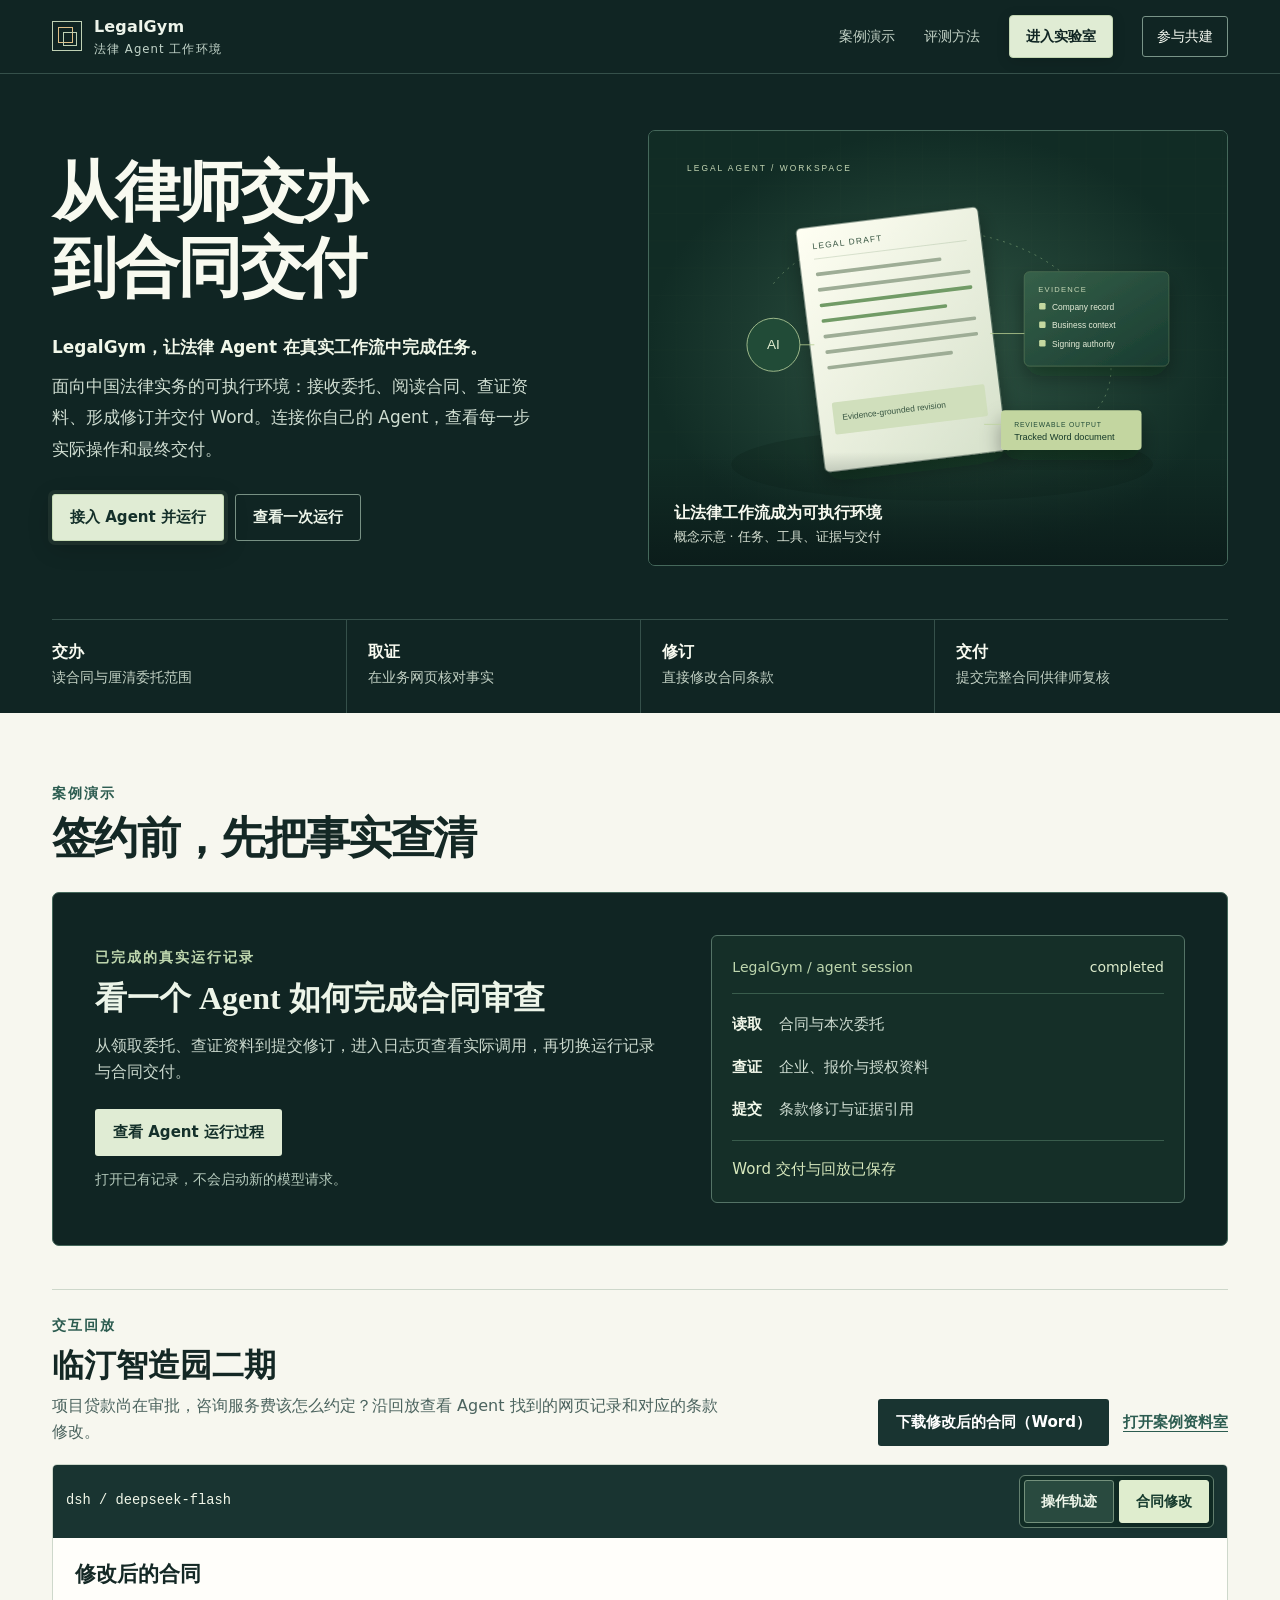
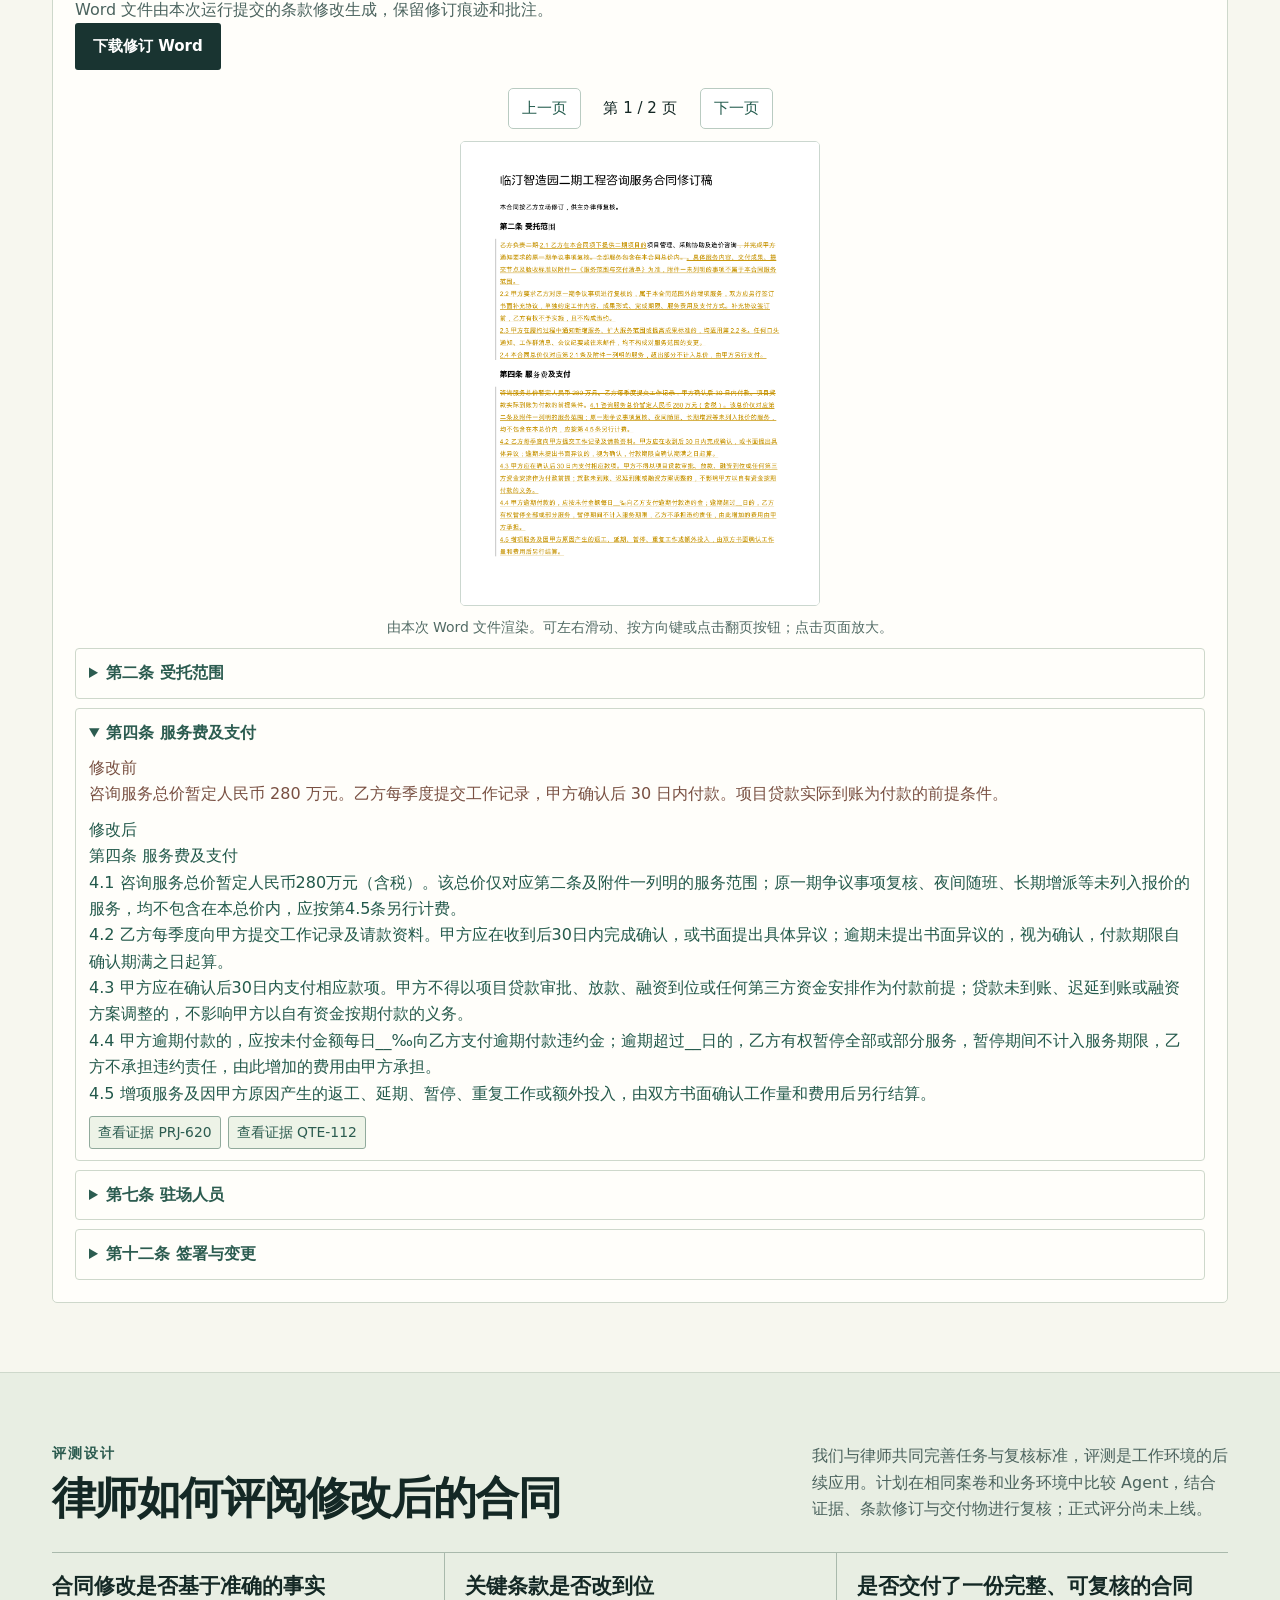
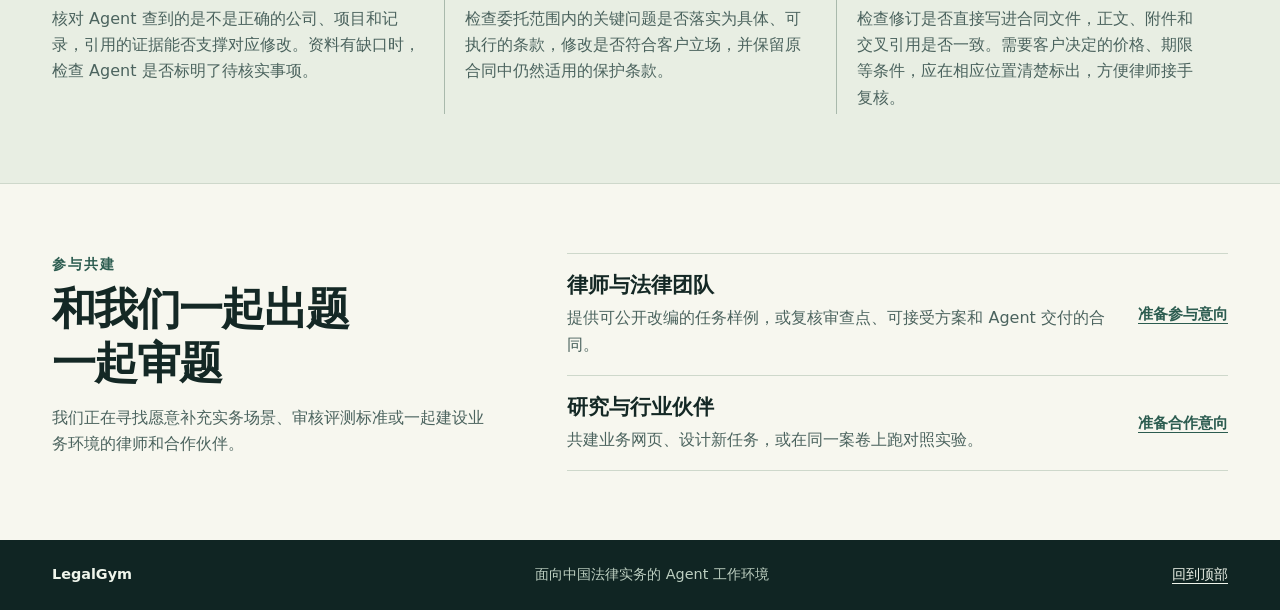
<file: index.html>
<!doctype html>
<html lang="zh-CN">
<head>
  <meta charset="utf-8">
  <meta name="viewport" content="width=device-width, initial-scale=1">
  <meta name="description" content="LegalGym 是面向中国法律实务的 Agent 工作环境。连接自己的 Agent，完成资料查证、合同修订和交付，并查看运行记录。">
  <meta name="theme-color" content="#102523">
  <title>LegalGym · 法律 Agent 工作环境</title>
  <link rel="stylesheet" href="styles.css">
  <link rel="stylesheet" href="lab/replay.css">
  <script defer src="app.js"></script>
  <script defer src="run-data.js"></script>
  <script defer src="lab/word-pager.js"></script>
  <script defer src="replay.js"></script>
</head>
<body>
  <a class="skip" href="#main">跳到正文</a>
  <header class="site-header">
    <div class="wrap header-inner">
      <a class="brand" href="#top" aria-label="LegalGym 首页"><i aria-hidden="true"></i><span>LegalGym<small>法律 Agent 工作环境</small></span></a>
      <nav aria-label="主导航">
        <a href="#replay">案例演示</a>
        <a href="#method">评测方法</a>
        <a class="nav-run" href="lab/" target="_blank" rel="noopener">进入实验室</a>
        <a class="nav-join" href="#join">参与共建</a>
      </nav>
    </div>
  </header>
  <main id="main">
    <section id="top" class="hero">
      <div class="wrap hero-inner">
        <div class="hero-copy">
          <h1>从律师交办<br>到合同交付</h1>
          <div class="hero-lead">
            <p><strong>LegalGym，让法律 Agent 在真实工作流中完成任务。</strong></p>
            <p>面向中国法律实务的可执行环境：接收委托、阅读合同、查证资料、形成修订并交付 Word。连接你自己的 Agent，查看每一步实际操作和最终交付。</p>
          </div>
          <div class="hero-actions"><a class="button primary run-cta" href="lab/" target="_blank" rel="noopener">接入 Agent 并运行</a><a class="button outline" href="#replay">查看一次运行</a></div>
        </div>
        <figure class="hero-visual concept-visual">
          <img src="assets/legal-agent-workspace.svg" alt="法律 Agent 工作台概念图：连接委托、查证资料与合同修订" fetchpriority="high" width="1440" height="1080">
          <figcaption><div>让法律工作流成为可执行环境<small>概念示意 · 任务、工具、证据与交付</small></div></figcaption>
        </figure>
      </div>
      <ol class="wrap phases" aria-label="合同审查流程">
        <li><span>交办</span><small>读合同与厘清委托范围</small></li>
        <li><span>取证</span><small>在业务网页核对事实</small></li>
        <li><span>修订</span><small>直接修改合同条款</small></li>
        <li><span>交付</span><small>提交完整合同供律师复核</small></li>
      </ol>
    </section>

    <section id="replay" class="section wrap">
      <div class="section-head">
        <div><p class="section-label">案例演示</p><h2>签约前，先把事实查清</h2></div>
      </div>
      <a class="run-demo-card" href="lab/?example=1&amp;tab=log" target="_blank" rel="noopener">
        <div class="run-demo-copy"><p class="section-label">已完成的真实运行记录</p><h3>看一个 Agent 如何完成合同审查</h3><p>从领取委托、查证资料到提交修订，进入日志页查看实际调用，再切换运行记录与合同交付。</p><span class="button primary">查看 Agent 运行过程</span><small>打开已有记录，不会启动新的模型请求。</small></div>
        <div class="demo-terminal" aria-hidden="true"><div class="terminal-heading"><span>LegalGym / agent session</span><span>completed</span></div><p><b>读取</b> 合同与本次委托</p><p><b>查证</b> 企业、报价与授权资料</p><p><b>提交</b> 条款修订与证据引用</p><p class="terminal-outcome">Word 交付与回放已保存</p></div>
      </a>

      <article class="case-example" aria-labelledby="case-title">
        <div class="case-heading">
          <div>
            <p class="section-label">交互回放</p>
            <h3 id="case-title">临汀智造园二期</h3>
            <p>项目贷款尚在审批，咨询服务费该怎么约定？沿回放查看 Agent 找到的网页记录和对应的条款修改。</p>
          </div>
          <div class="case-actions">
            <a class="button dark" download href="assets/c06-contract-redline.docx">下载修改后的合同（Word）</a>
            <a class="text-link" href="mock/index.html">打开案例资料室</a>
          </div>
        </div>
        <div id="case-replay" class="replay" hidden>
          <div class="replay-toolbar">
            <p id="replay-model"></p>
            <div class="replay-views" aria-label="选择回放内容">
              <button type="button" data-view="trace" aria-pressed="false">操作轨迹</button>
              <button type="button" data-view="contract" aria-pressed="true">合同修改</button>
            </div>
          </div>
          <div id="replay-trace" class="replay-trace" hidden>
            <div class="replay-timeline">
              <ol id="replay-steps" aria-label="运行步骤"></ol>
              <div class="replay-controls">
                <button type="button" id="replay-previous">上一步</button>
                <button type="button" id="replay-next">下一步</button>
              </div>
            </div>
            <div class="replay-content">
              <h4 id="replay-step-title" aria-live="polite"></h4>
              <div id="replay-step-content"></div>
            </div>
          </div>
          <div id="replay-contract" class="replay-contract">
            <h4>修改后的合同</h4>
            <p>Word 文件由本次运行提交的条款修改生成，保留修订痕迹和批注。</p>
            <div id="replay-document-preview"></div>
            <div id="replay-edits"></div>
          </div>
        </div>
      </article>
    </section>

    <section id="method" class="method">
      <div class="wrap section">
        <div class="section-head">
          <div><p class="section-label">评测设计</p><h2>律师如何评阅修改后的合同</h2></div>
          <p>我们与律师共同完善任务与复核标准，评测是工作环境的后续应用。计划在相同案卷和业务环境中比较 Agent，结合证据、条款修订与交付物进行复核；正式评分尚未上线。</p>
        </div>
        <div class="criteria">
          <article><h3>合同修改是否基于准确的事实</h3><p>核对 Agent 查到的是不是正确的公司、项目和记录，引用的证据能否支撑对应修改。资料有缺口时，检查 Agent 是否标明了待核实事项。</p></article>
          <article><h3>关键条款是否改到位</h3><p>检查委托范围内的关键问题是否落实为具体、可执行的条款，修改是否符合客户立场，并保留原合同中仍然适用的保护条款。</p></article>
          <article><h3>是否交付了一份完整、可复核的合同</h3><p>检查修订是否直接写进合同文件，正文、附件和交叉引用是否一致。需要客户决定的价格、期限等条件，应在相应位置清楚标出，方便律师接手复核。</p></article>
        </div>
      </div>
    </section>

    <section id="join" class="section wrap join">
      <div class="join-intro"><p class="section-label">参与共建</p><h2>和我们一起出题<br>一起审题</h2><p>我们正在寻找愿意补充实务场景、审核评测标准或一起建设业务环境的律师和合作伙伴。</p></div>
      <div class="join-paths">
        <article><div><h3>律师与法律团队</h3><p>提供可公开改编的任务样例，或复核审查点、可接受方案和 Agent 交付的合同。</p></div><button type="button" class="text-link" data-join="legal">准备参与意向</button></article>
        <article><div><h3>研究与行业伙伴</h3><p>共建业务网页、设计新任务，或在同一案卷上跑对照实验。</p></div><button type="button" class="text-link" data-join="partner">准备合作意向</button></article>
      </div>
    </section>
  </main>
  <footer><div class="wrap footer-inner"><strong>LegalGym</strong><span>面向中国法律实务的 Agent 工作环境</span><a href="#top">回到顶部</a></div></footer>

  <dialog id="join-dialog" aria-labelledby="join-title">
    <form method="dialog" class="dialog-top"><h2 id="join-title"></h2><button type="submit" aria-label="关闭">×</button></form>
    <p>可以编辑下面的内容，再发给与你分享项目的人。</p>
    <label for="join-message">意向说明</label><textarea id="join-message" rows="6"></textarea>
    <div class="dialog-actions"><button class="button dark" id="copy-message" type="button">复制意向说明</button><span id="copy-status" role="status"></span></div>
  </dialog>
</body>
</html>
</file>
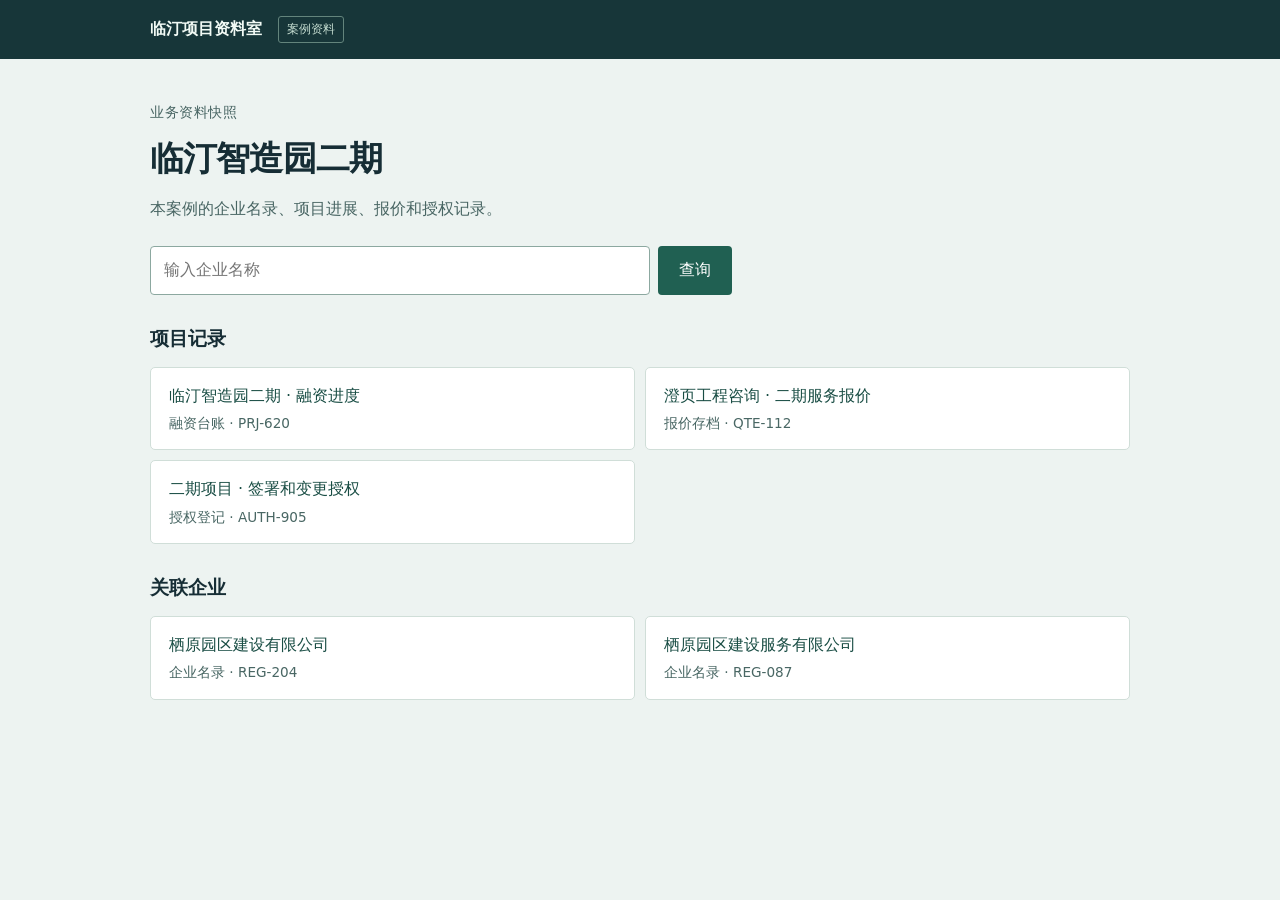
<file: mock/index.html>
<!doctype html>
<html lang="zh-CN">
<head><meta charset="utf-8"><meta name="viewport" content="width=device-width,initial-scale=1"><title>临汀项目资料室 · 案例资料</title>
<style>
:root{font:16px/1.65 system-ui,"Microsoft YaHei",sans-serif;color:#162d35;background:#edf3f1}*{box-sizing:border-box}body{margin:0}.top{background:#173639;color:#f1faf5;padding:16px max(20px,calc((100% - 980px)/2));display:flex;align-items:center;gap:16px}.top a{white-space:nowrap;color:inherit;text-decoration:none;font-weight:700}.top small{white-space:nowrap;font-size:.78rem;color:#c4dcd0;border:1px solid #63847c;padding:2px 8px;border-radius:3px}main{width:min(980px,calc(100% - 40px));margin:42px auto}h1{font-size:2.15rem;margin:8px 0;line-height:1.25;letter-spacing:-.025em}h2{font-size:1.2rem;margin:28px 0 12px}.hint,.caption{color:#486563}.caption{font-size:.86rem;letter-spacing:.04em}form{display:flex;gap:8px;margin:24px 0}input{width:min(100%,500px);background:#fff;border:1px solid #8ca8a0;border-radius:4px;padding:10px 13px;font:inherit;min-width:0}button{font:inherit;background:#206052;color:#fff;border:0;border-radius:4px;padding:0 21px;cursor:pointer;white-space:nowrap}.list{display:grid;grid-template-columns:1fr 1fr;gap:10px}.record{display:block;background:white;border:1px solid #d0ded8;padding:15px 18px;border-radius:5px;color:#194d44;text-decoration:none}.record:hover,.record:focus-visible{border-color:#206052}.record span{display:block;color:#496764;font-size:.85rem;margin-top:3px}.detail{background:#fff;padding:23px 28px;border:1px solid #c9d9d2;border-radius:5px;margin-top:24px}.detail dl{margin:0}.detail dl div{display:grid;grid-template-columns:minmax(100px, 175px) 1fr;gap:10px;border-bottom:1px solid #e4ede8;padding:10px 0}.detail dl div:last-child{border-bottom:0}.detail dt{color:#456560;font-weight:650}.detail dd{margin:0}.back{color:#206052}@media(max-width:620px){.list{grid-template-columns:1fr}.detail{padding:14px}.detail dl div{grid-template-columns:1fr;gap:0}h1{font-size:1.7rem}}
</style>
</head>
<body><header class="top"><a href="./">临汀项目资料室</a><small>案例资料</small></header><main></main><script src="mock.js"></script></body>
</html>
</file>
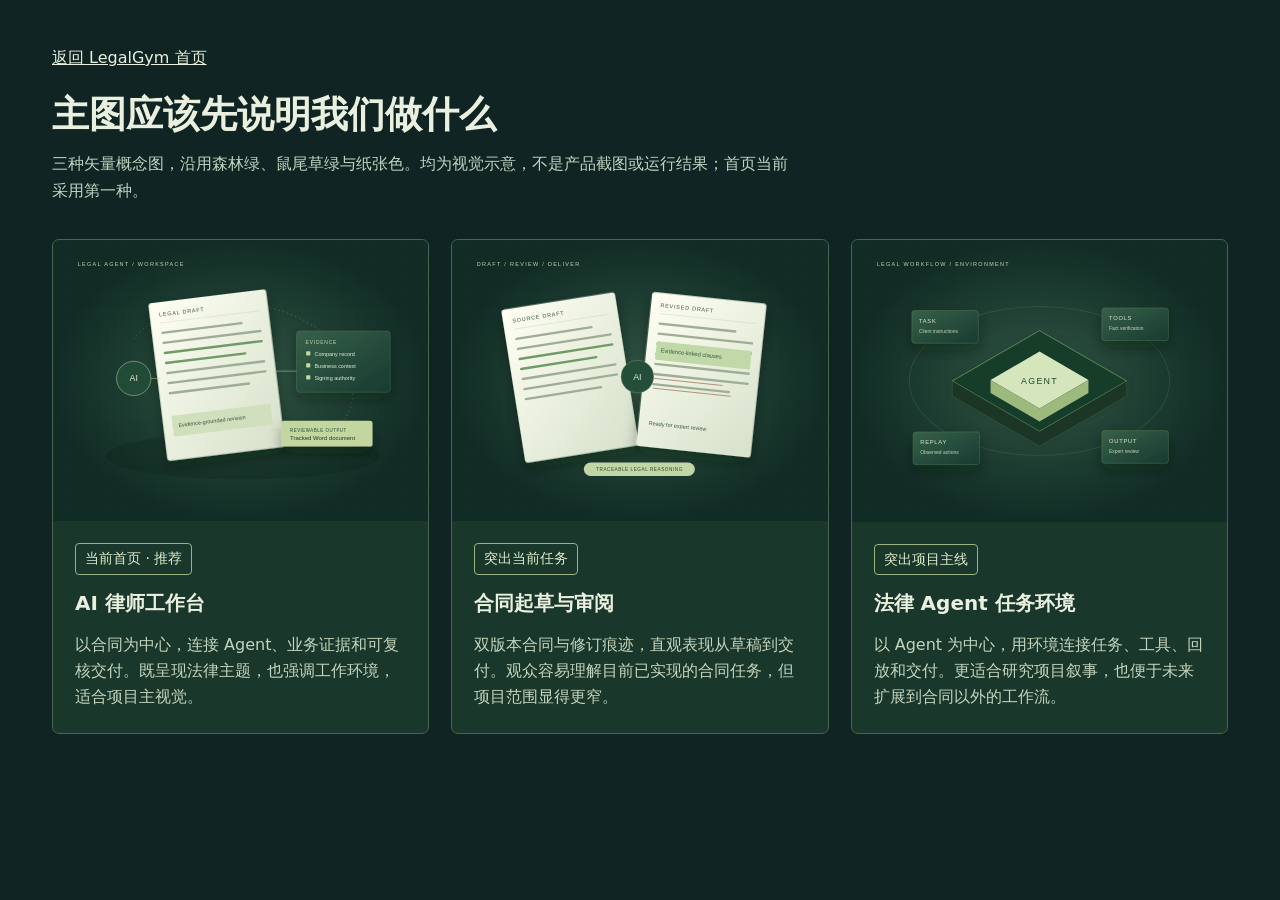
<file: visual-directions.html>
<!doctype html><html lang="zh-CN"><head><meta charset="utf-8"><meta name="viewport" content="width=device-width,initial-scale=1"><title>LegalGym · 主图方向</title><link rel="stylesheet" href="styles.css"><style>body{background:#102523;color:#eaf0df}main{padding:45px 0 65px}.intro{max-width:750px;margin:20px 0 35px}.intro p{color:#c1d3c1;margin-top:12px}.directions{display:grid;grid-template-columns:repeat(3,minmax(0,1fr));gap:22px}.directions article{border:1px solid #476650;border-radius:7px;overflow:hidden;background:#19372b}.directions article>div{padding:22px}.directions h2{font-size:1.25rem;margin:0 0 12px}.directions p{font-size:1rem;color:#c5d5bd}.directions img{width:100%;aspect-ratio:4/3}.tag{display:inline-block;padding:3px 9px;border:1px solid #9cb283;border-radius:4px;margin-bottom:12px;font-size:.875rem;color:#dfedce}h1{font:700 2.3rem/1.3 var(--serif)}@media(max-width:900px){.directions{grid-template-columns:1fr}}</style></head><body><main class="wrap"><a href="index.html">返回 LegalGym 首页</a><div class="intro"><h1>主图应该先说明我们做什么</h1><p>三种矢量概念图，沿用森林绿、鼠尾草绿与纸张色。均为视觉示意，不是产品截图或运行结果；首页当前采用第一种。</p></div><div class="directions"><article><img src="assets/legal-agent-workspace.svg" alt="AI 律师工作台概念图"><div><span class="tag">当前首页 · 推荐</span><h2>AI 律师工作台</h2><p>以合同为中心，连接 Agent、业务证据和可复核交付。既呈现法律主题，也强调工作环境，适合项目主视觉。</p></div></article><article><img src="assets/legal-contract-review.svg" alt="AI 合同起草与审阅概念图"><div><span class="tag">突出当前任务</span><h2>合同起草与审阅</h2><p>双版本合同与修订痕迹，直观表现从草稿到交付。观众容易理解目前已实现的合同任务，但项目范围显得更窄。</p></div></article><article><img src="assets/legal-workflow-environment.svg" alt="法律 Agent 环境概念图"><div><span class="tag">突出项目主线</span><h2>法律 Agent 任务环境</h2><p>以 Agent 为中心，用环境连接任务、工具、回放和交付。更适合研究项目叙事，也便于未来扩展到合同以外的工作流。</p></div></article></div></main></body></html>
</file>
<file: styles.css>
:root{color-scheme:light;--ink:#142825;--muted:#4b635e;--paper:#f7f7ef;--light:#fffefa;--line:#ced8cb;--dark:#102523;--dark2:#193431;--green:#2c5c50;--mint:#e0ecd4;--gold:#dfbf88;--serif:"Noto Serif SC","Songti SC",STSong,SimSun,serif;--sans:Inter,"PingFang SC","Microsoft YaHei",system-ui,sans-serif}
*{box-sizing:border-box}
html{scroll-behavior:smooth;scroll-padding-top:22px}
body{margin:0;background:var(--paper);color:var(--ink);font:16px/1.65 var(--sans)}
a{color:inherit}
button{font:inherit}
button:enabled{cursor:pointer}
button:disabled{cursor:default}
button:focus-visible,a:focus-visible,textarea:focus-visible,summary:focus-visible{outline:3px solid #6b9c69;outline-offset:3px}
[hidden]{display:none!important}
img{display:block;max-width:100%;height:auto}
h1,h2,h3,p,figure,ol{margin:0}
.wrap{width:min(1240px,calc(100% - 104px));margin-inline:auto}
.skip{position:fixed;top:12px;left:12px;z-index:20;padding:8px 14px;background:#fff;transform:translateY(-150%);opacity:0;pointer-events:none}
.skip:focus{transform:none;opacity:1;pointer-events:auto}
.site-header{background:var(--dark);border-bottom:1px solid #35504a;color:#edf4ea}
.header-inner{height:73px;display:flex;justify-content:space-between;align-items:center;gap:18px}
.brand{display:flex;align-items:center;gap:12px;text-decoration:none;font-weight:750;font-size:1rem;line-height:1.22;letter-spacing:.01em}
.brand small{display:block;margin-top:5px;color:#c3d5ca;font-size:.73rem;font-weight:500;letter-spacing:.09em}
.brand i{display:block;width:30px;height:30px;border:1px solid #bfd1b4;position:relative}
.brand i:before,.brand i:after{content:"";position:absolute;border:1px solid var(--gold);inset:5px 8px 7px 5px}
.brand i:after{inset:10px 4px 4px 10px;border-color:#bfd1b4}
nav{display:flex;align-items:center;gap:29px;font-size:.9rem}
nav a{text-decoration:none;color:#c4d3c7;white-space:nowrap}
nav a:hover,nav a:focus-visible{color:white}
nav .nav-join{padding:8px 14px;border:1px solid #799488;color:#f5f9f1;border-radius:3px}
.hero{background:var(--dark);color:#f8faf0;padding:56px 0 0}
.hero-inner{display:grid;grid-template-columns:1fr 1.08fr;align-items:center;gap:58px}
.section-label{font-size:.9rem;font-weight:750;letter-spacing:.14em}
.hero h1{font:700 clamp(2.8rem,5.1vw,4.9rem)/1.16 var(--serif);letter-spacing:-.037em;text-wrap:balance}
.hero-lead{max-width:30rem;color:#cfddd1;font-size:1.06rem;margin-top:25px;line-height:1.85}
.hero-lead p+p{margin-top:8px}
.hero-lead strong{color:#f1f7e9;font-weight:750}
.hero-actions{margin-top:29px;display:flex;flex-wrap:wrap;gap:11px}
.button{display:inline-flex;align-items:center;justify-content:center;min-height:46px;padding:10px 17px;border:1px solid transparent;border-radius:3px;text-decoration:none;font-weight:700;font-size:.94rem}
.primary{color:#14302a;background:var(--mint)}
.primary:hover{background:#f1f7e9}
.outline{color:#edf5e9;border-color:#789184;background:transparent}
.outline:hover{background:#263f3a}
.dark{background:var(--dark2);color:#fff}
.dark:hover{background:#2c5c50}
.hero-visual{min-width:0;position:relative;isolation:isolate;border:1px solid #476056;background:#243a37}
.hero-visual img{width:100%;aspect-ratio:1.48;object-fit:cover}
.hero-visual:after{content:"";position:absolute;inset:45% 0 0;z-index:0;background:linear-gradient(transparent,#0b1c1ae8);pointer-events:none}
.hero-visual figcaption{position:absolute;z-index:1;bottom:19px;left:19px;right:13px;display:flex;gap:12px;align-items:center;font-weight:720;line-height:1.35}
.hero-visual small{display:block;margin-top:4px;color:#d8e2d4;font-size:.79rem;font-weight:500}
.phases{list-style:none;padding:0;display:grid;grid-template-columns:repeat(4,1fr);margin-top:53px;border-top:1px solid #35504a}
.phases li{padding:19px 14px 24px 0;display:grid;gap:1px}
.phases li+li{border-left:1px solid #35504a;padding-left:21px}
.phases span{font-weight:760}
.phases small{color:#c2d1c4;font-size:.86rem}
.section{padding-block:69px}
.section-head{display:flex;justify-content:space-between;align-items:end;gap:35px;margin-bottom:26px}
.section-head>p{max-width:26rem;color:var(--muted);padding-bottom:3px}
.section-label{color:var(--green);margin-bottom:6px}
.section h2{font:700 clamp(2rem,3.4vw,3rem)/1.24 var(--serif);letter-spacing:-.038em}
.case-video{min-width:0;width:min(100%,1000px);margin-inline:auto;aspect-ratio:16/9;display:grid;background:#102523;border:1px solid #35504a;border-radius:5px;overflow:hidden}
.case-video video{display:block;width:100%;height:100%;aspect-ratio:16/9;background:#102523;object-fit:contain}
.video-placeholder{display:grid;place-content:center;justify-items:center;gap:5px;color:#f1f7e9;background:radial-gradient(ellipse at 50% 45%,#29483f,var(--dark) 72%)}
.video-placeholder strong{font-size:1rem}
.video-placeholder small{color:#c6d9cc;font-size:.88rem}
.video-icon{display:block;width:37px;height:29px;border:1px solid #b9cdb8;border-radius:4px;margin-bottom:6px;position:relative}
.video-icon:after{content:"";position:absolute;top:8px;left:14px;border-block:5px solid transparent;border-left:8px solid var(--gold)}
.case-example{margin-top:43px;padding-top:24px;border-top:1px solid var(--line)}
.case-heading{display:flex;justify-content:space-between;align-items:end;gap:20px;margin-bottom:18px}
.case-heading h3{font:700 clamp(1.5rem,2.7vw,2rem)/1.32 var(--serif)}
.case-heading p:not(.section-label){color:var(--muted);max-width:42rem;margin-top:7px}
.case-actions{display:flex;flex-wrap:wrap;align-items:center;justify-content:flex-end;gap:8px 14px}
.case-actions .button{white-space:nowrap}
.replay{border:1px solid var(--line);background:var(--light);border-radius:5px;overflow:hidden}
.replay-toolbar{display:flex;align-items:center;justify-content:space-between;gap:8px;padding:10px 13px;background:var(--dark2);color:#f1f7e9}
.replay-toolbar p{font: .86rem/1.35 Consolas,monospace;overflow-wrap:anywhere}
.replay-views,.replay-controls{display:flex;gap:6px}
.replay-views button,.replay-controls button{border:1px solid transparent;border-radius:3px;padding:6px 10px;font-size:.9rem;font-weight:700;white-space:nowrap}
.replay-views button{background:transparent;color:#f1f7e9}
.replay-views button[aria-pressed=true]{background:var(--mint);color:var(--dark)}
.replay-trace{display:grid;grid-template-columns:minmax(175px,22%) minmax(0,1fr)}
.replay-timeline{background:#eff2e9;border-right:1px solid var(--line);padding:12px}
.replay-timeline ol{list-style:none;padding:0;display:grid;gap:3px}
.replay-step{width:100%;display:grid;grid-template-columns:1.7rem 1fr;gap:5px;align-items:center;text-align:left;padding:8px 7px;border:1px solid transparent;border-radius:4px;background:transparent;color:var(--ink);line-height:1.4;font-size:.9rem}
.replay-step span:first-child{font-family:Consolas,monospace;color:#49655c}
.replay-step:hover{border-color:#9eb2a0}
.replay-step[aria-current=step]{background:#dce8d7;border-color:#9bb298}
.replay-controls{justify-content:space-between;border-top:1px solid var(--line);padding-top:10px;margin-top:10px}
.replay-controls button,.replay-evidence button{border:1px solid #91aa9c;background:#edf3e7;color:var(--green)}
.replay-controls button:disabled{opacity:.5}
.replay-content,.replay-contract{padding:clamp(13px,2vw,22px);min-width:0}
.replay h4{font:700 1.33rem/1.35 var(--serif);margin:0 0 8px}
.replay-contract p{color:var(--muted)}
.replay-record{overflow:hidden;border:1px solid var(--line);border-radius:4px}
.replay-record figcaption{font: .85rem/1.3 Consolas,monospace;padding:7px 10px;background:#e8eee3;color:#35524b;overflow-wrap:anywhere}
.replay-frame{overflow:hidden}
.replay-frame img{width:100%;height:auto;margin-top:-5.36%}
.replay-details,.replay-edit{margin-top:9px}
.replay-details summary,.replay-edit summary{color:var(--green);cursor:pointer;font-weight:700}
.replay-details pre{margin:8px 0 0;white-space:pre-wrap;overflow-wrap:anywhere;font:inherit}
.replay-clause{padding:6px 0 11px;border-bottom:1px solid var(--line)}
.replay-clause h5{margin:0 0 3px;font-size:.95rem}
.replay-edit{border:1px solid var(--line);border-radius:4px;padding:11px 13px}
.replay-edit p{white-space:pre-line;margin-top:9px}
.replay-edit .replay-original{color:#795042}
.replay-edit .replay-revised{color:#23594b}
.replay-evidence{display:flex;flex-wrap:wrap;gap:7px;margin-top:9px}
.replay-evidence button{padding:4px 8px;border-radius:3px;font-size:.87rem}
.replay-content>.button{margin-top:12px}
.text-link{padding:0;background:transparent;border:0;font:700 .94rem/1.65 var(--sans);color:var(--green);text-decoration:underline;text-underline-offset:4px;text-align:left;white-space:nowrap}
.text-link:hover{color:#132d27}
.method{background:#e8eee3;border-block:1px solid var(--line)}
.criteria{display:grid;grid-template-columns:repeat(3,1fr);border-top:1px solid #a9b9ac}
.criteria article{padding:19px 20px 3px 0}
.criteria article+article{padding-left:20px;border-left:1px solid #a9b9ac}
.criteria h3,.join-paths h3{font:700 1.3rem/1.35 var(--serif);margin-bottom:6px}
.criteria p,.join p:not(.section-label){color:var(--muted)}
.join{display:grid;grid-template-columns:.8fr 1.2fr;gap:75px}
.join-intro>p:last-child{margin-top:14px}
.join-paths{border-top:1px solid var(--line)}
.join-paths article{display:flex;gap:12px;justify-content:space-between;align-items:center;border-bottom:1px solid var(--line);padding:17px 0}
footer{background:var(--dark);color:#eff5eb}
.footer-inner{display:flex;justify-content:space-between;gap:16px;align-items:center;padding-block:23px;font-size:.9rem}
.footer-inner span{color:#bdcfc1}
.footer-inner a{text-underline-offset:4px}
dialog{width:min(560px,calc(100% - 32px));color:var(--ink);background:var(--light);border:1px solid #879f91;border-radius:5px;padding:23px}
dialog::backdrop{background:#102523b8}
.dialog-top,.dialog-actions{display:flex;align-items:center;justify-content:space-between;gap:12px}
.dialog-top h2{font:700 1.6rem var(--serif)}
.dialog-top button{color:var(--green);background:transparent;border:0;font-size:1.7rem;line-height:1}
dialog p{margin:9px 0 13px;color:var(--muted)}
dialog label{font-size:.9rem;font-weight:700}
textarea{display:block;width:100%;resize:vertical;margin:5px 0 12px;padding:10px;color:var(--ink);background:#fafcf7;border:1px solid #879f91;font:inherit}
#copy-status{font-size:.9rem;color:var(--green)}
@media(max-width:1050px){.wrap{width:calc(100% - 62px)}.hero-inner{gap:32px}.hero h1{font-size:clamp(2.55rem,5.5vw,4rem)}.join{gap:40px}}
@media(max-width:760px){.wrap{width:calc(100% - 36px)}.header-inner{height:64px}.brand{font-size:.87rem;gap:7px}.brand i{width:25px;height:25px}.brand small{font-size:.68rem}nav{gap:10px;font-size:.85rem}nav a:not(.nav-join){display:none}nav .nav-join{padding:6px 8px}.hero{padding-top:32px}.hero-inner{grid-template-columns:1fr;gap:24px}.hero h1{font-size:clamp(2.55rem,8vw,3.65rem)}.hero-lead{font-size:1rem;margin-top:17px}.hero-actions{margin-top:17px}.hero-visual img{aspect-ratio:1.68}.phases{margin-top:29px;grid-template-columns:repeat(2,1fr)}.phases li{padding:10px 10px 12px 0}.phases li+li{padding-left:13px}.phases li:nth-child(3){border-left:0;padding-left:0}.phases li:nth-child(n+3){border-top:1px solid #35504a}.section{padding-block:40px}.section-head{align-items:start;display:grid;gap:9px;margin-bottom:16px}.case-example{margin-top:27px;padding-top:16px}.case-heading{display:grid;gap:12px;margin-bottom:13px}.case-actions{justify-content:flex-start}.replay-trace{grid-template-columns:1fr}.replay-timeline{border-right:0;border-bottom:1px solid var(--line);padding:8px}.replay-timeline ol{grid-template-columns:1fr 1fr}.replay-step{grid-template-columns:1.3rem 1fr;padding:5px}.criteria,.join{grid-template-columns:1fr;gap:0}.criteria article,.criteria article+article{padding:11px 0;border-left:0}.criteria article+article{border-top:1px solid #a9b9ac}.join-intro{margin-bottom:17px}.footer-inner{flex-wrap:wrap}}
@media(prefers-reduced-motion:reduce){html{scroll-behavior:auto}}

/* V2: focus on the run entry and inspectable outputs. */
nav .nav-run{display:inline-flex;align-items:center;padding:9px 16px;background:var(--mint);color:var(--dark);font-weight:750;border:1px solid #c1d5b1;border-radius:4px;box-shadow:0 3px 14px #0002}
nav .nav-run:hover{background:#f1f7e9;color:var(--dark)}
.run-cta{border:1px solid #c6dcb6;box-shadow:0 0 0 4px #d8ebc612,0 6px 24px #0003}
.run-cta:hover{box-shadow:0 0 0 4px #d8ebc625,0 6px 24px #0003}
.concept-visual{border-color:#45685b;border-radius:7px;overflow:hidden;background:#142e28}
.concept-visual img{aspect-ratio:4/3;object-fit:contain}
.concept-visual:after{inset:74% 0 0;background:linear-gradient(transparent,#0b1c1af2)}
.concept-visual figcaption{bottom:20px;left:25px}
.run-demo-card{display:grid;grid-template-columns:1.2fr 1fr;gap:48px;align-items:center;background:var(--dark);border:1px solid #45685b;border-radius:7px;padding:42px;color:#edf5e9;text-decoration:none}
.run-demo-card:hover{border-color:#a6c291}.run-demo-card:focus-visible{outline-offset:5px}
.run-demo-copy .section-label{color:#bdd5ad}.run-demo-copy h3{font:700 clamp(1.5rem,2.5vw,2rem)/1.4 var(--serif);margin-bottom:12px}.run-demo-copy>p:not(.section-label){color:#cad8cd;max-width:36rem}.run-demo-copy .button{margin-top:24px}.run-demo-copy small{display:block;margin-top:12px;color:#b6cbbd;font-size:.875rem}
.demo-terminal{border:1px solid #547366;background:#152f28;border-radius:6px;padding:20px;font-size:.9375rem}.terminal-heading{display:flex;justify-content:space-between;gap:12px;border-bottom:1px solid #395c4c;padding-bottom:14px;color:#bed6ae;font-size:.875rem}.terminal-heading span:last-child{color:#dbeacb}.demo-terminal p{margin-top:18px;color:#cfddd2}.demo-terminal b{margin-right:12px;color:#f1f7e9}.demo-terminal .terminal-outcome{border-top:1px solid #395c4c;padding-top:16px;color:#d7e8bd}
.replay-views{padding:4px;border:1px solid #637f6f;background:#102c25;border-radius:6px;gap:5px}
.replay-views button{padding:9px 16px;background:#294a3f;border:1px solid #74917c;color:#edf5e9}.replay-views button:hover{background:#3d6251}.replay-views button[aria-pressed=true]{background:#dfedce;border-color:#dfedce;color:#153a2d;box-shadow:0 2px 8px #0002}
@media(max-width:760px){nav{gap:10px}nav a.nav-run{display:inline-flex;padding:8px 11px;font-size:.875rem}nav .nav-join{display:none}.hero-visual img{aspect-ratio:4/3}.run-demo-card{grid-template-columns:1fr;gap:25px;padding:25px}.hero-actions .button{flex:1}.replay-toolbar{flex-wrap:wrap;gap:12px}.replay-views{margin-left:auto}.replay-views button{padding:8px 13px}}
</file>
<file: lab/replay.css>
.import-actions{display:flex;gap:14px;align-items:center;flex-wrap:wrap}.import-actions label{cursor:pointer}.mode-guide{margin-bottom:22px;border-left:3px solid #b7cfc2;padding:8px 16px;color:#526b65;font-size:.9375rem}.mode-guide summary{cursor:pointer;color:#235b4d}.mode-guide p{margin-top:9px}.inline-replay-toolbar{display:flex;gap:9px;align-items:center;padding:18px;border-bottom:1px solid #dce4df;flex-wrap:wrap}.inline-replay-toolbar button,.word-page-controls button{font:inherit;font-size:.9375rem;border:1px solid #b9cbc1;background:white;color:#235b4d;border-radius:5px;padding:7px 13px}.inline-replay-toolbar span{margin-left:auto;font-size:.9375rem;color:#526b65}.inline-replay-layout{display:grid;grid-template-columns:210px minmax(0,1fr)}.inline-replay-timeline{list-style:none;margin:0;padding:12px;background:#f1f6f2;border-right:1px solid #dce4df;max-height:920px;overflow:auto}.inline-replay-timeline button{display:block;width:100%;font:inherit;font-size:.9375rem;text-align:left;line-height:1.55;border:1px solid transparent;background:transparent;padding:10px 9px;border-radius:5px;color:#183a34}.inline-replay-timeline button[aria-current=step]{background:#dcebdd;border-color:#a8c7b5}.inline-replay-content{padding:22px;min-width:0;overflow-wrap:anywhere}.inline-replay-content h3{font-size:1.2rem;margin-bottom:15px}.inline-replay-content h4{font-size:1rem;margin:19px 0 6px}.inline-replay-content p{margin:9px 0;font-size:1rem;line-height:1.8}.inline-replay-content details{margin:16px 0}.inline-replay-content summary{cursor:pointer;font-size:.9375rem}.inline-replay-content pre{font:.875rem/1.75 ui-monospace,"PingFang SC",monospace;white-space:pre-wrap;overflow-wrap:anywhere;background:#f4f7f5;padding:12px;border-radius:5px;max-height:400px;overflow:auto}.inline-replay-content .secondary{margin:8px 7px 0 0}.replay-scene-image{display:block;width:100%;height:auto;border:1px solid #dce4df;border-radius:5px}.replay-error{color:#a14035;border-left:3px solid #ba6e5b;padding-left:12px}.word-page-controls{display:flex;gap:12px;align-items:center;justify-content:center;margin:18px 0 12px}.word-page-controls span{min-width:95px;text-align:center;font-size:.9375rem}.word-page-viewport{display:flex;overflow-x:auto;overflow-y:hidden;scroll-snap-type:x mandatory;scrollbar-width:thin;border:1px solid #cbd7cf;background:#eef3ef;border-radius:5px;max-width:100%}.word-page{display:block;flex:0 0 100%;min-width:0;scroll-snap-align:start;background:#fff}.word-page img{display:block;width:100%;height:auto}.word-page-viewport+p{margin-top:10px;font-size:.875rem;color:#526b65}.replay-word-pages{margin-top:15px}#word-pages{padding-bottom:20px}.tabs{overflow-x:auto}.tabs button{white-space:nowrap}.imported-notice{color:#76613a}@media(max-width:1000px){.inline-replay-layout{grid-template-columns:1fr}.inline-replay-timeline{display:flex;gap:5px;max-height:160px;border-right:0;border-bottom:1px solid #dce4df;overflow-x:auto}.inline-replay-timeline li{flex:0 0 175px}.inline-replay-content{padding:18px}}@media(max-width:720px){.import-actions{width:100%}.inline-replay-content{padding:14px}.tabs{gap:16px}.word-page-controls{gap:6px}.word-page-controls button{padding:7px 10px}}
/* Keep Word pages compact; the page link opens the full-size render. */
.word-page-viewport{width:min(100%,360px);margin-inline:auto}
.word-page-viewport+p{text-align:center}
</file>
